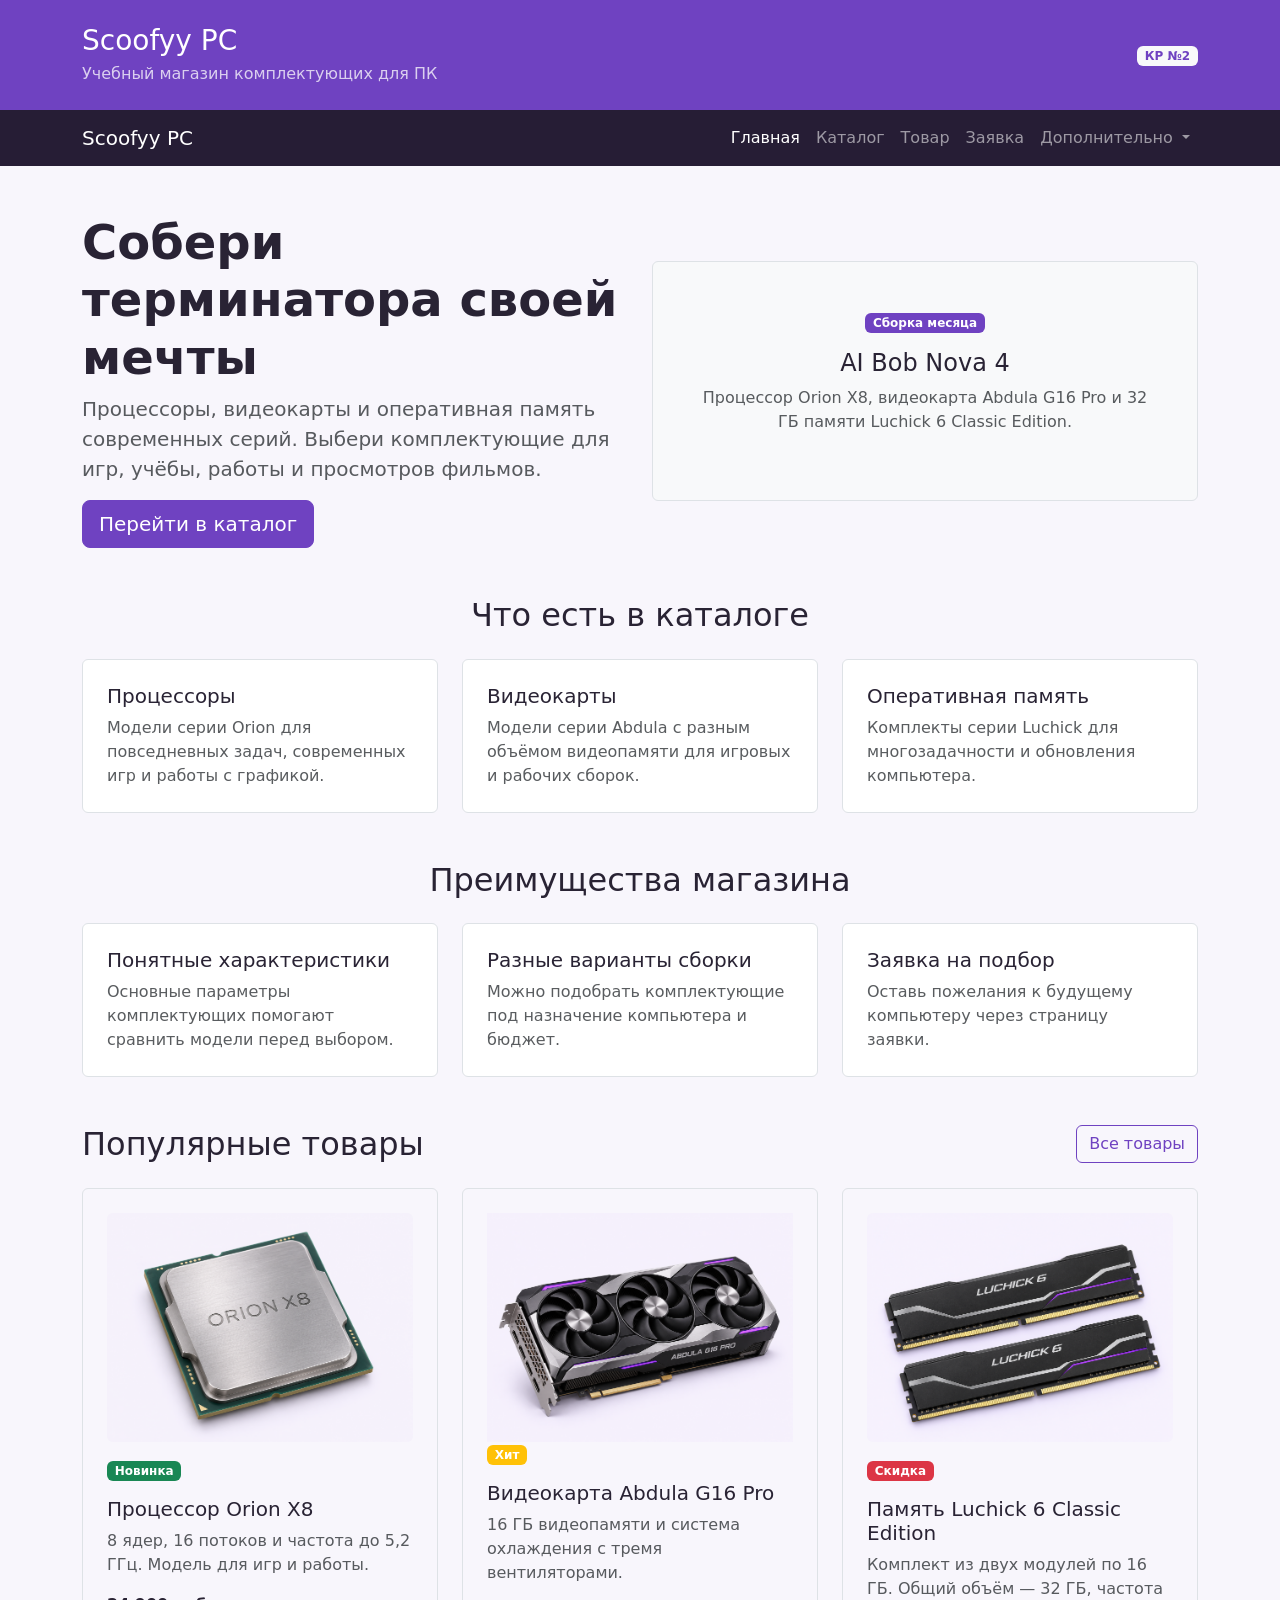
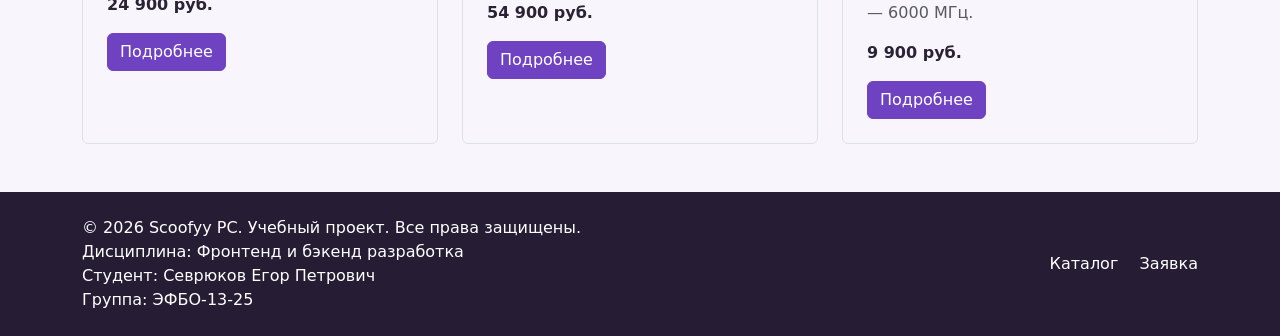
<file: index.html>
<!DOCTYPE html>
<html lang="ru">
<head>
    <meta charset="UTF-8">
    <meta name="viewport" content="width=device-width, initial-scale=1.0">
    <meta name="description" content="Scoofyy PC — учебный магазин вымышленных комплектующих для компьютера.">

    <title>Главная — Scoofyy PC</title>

    <link href="https://cdn.jsdelivr.net/npm/bootstrap@5.3.8/dist/css/bootstrap.min.css" rel="stylesheet">
    <link rel="stylesheet" href="css/custom.css">
</head>

<body>
    <header class="bg-primary text-white py-4">
        <div class="container">
            <div class="row align-items-center">
                <div class="col-12 col-md-8">
                    <h1 class="h3 mb-1">Scoofyy PC</h1>
                    <p class="mb-0 opacity-75">
                        Учебный магазин комплектующих для ПК
                    </p>
                </div>

                <div class="col-12 col-md-4 text-md-end mt-3 mt-md-0">
                    <span class="badge bg-light text-primary">КР №2</span>
                </div>
            </div>
        </div>
    </header>

    <nav
        class="navbar navbar-expand-lg navbar-dark bg-dark"
        aria-label="Основная навигация"
    >
        <div class="container">
            <a class="navbar-brand" href="index.html">Scoofyy PC</a>

            <button
                class="navbar-toggler"
                type="button"
                data-bs-toggle="collapse"
                data-bs-target="#mainNavbar"
                aria-controls="mainNavbar"
                aria-expanded="false"
                aria-label="Переключить навигацию"
            >
                <span class="navbar-toggler-icon"></span>
            </button>

            <div class="collapse navbar-collapse" id="mainNavbar">
                <ul class="navbar-nav ms-auto">
                    <li class="nav-item">
                        <a
                            class="nav-link active"
                            aria-current="page"
                            href="index.html"
                        >
                            Главная
                        </a>
                    </li>

                    <li class="nav-item">
                        <a class="nav-link" href="catalog.html">Каталог</a>
                    </li>

                    <li class="nav-item">
                        <a class="nav-link" href="product.html" data-last-product>Товар</a>
                    </li>

                    <li class="nav-item">
                        <a class="nav-link" href="order.html">Заявка</a>
                    </li>

                    <li class="nav-item dropdown">
                        <button
                            class="nav-link dropdown-toggle"
                            type="button"
                            data-bs-toggle="dropdown"
                            aria-expanded="false"
                        >
                            Дополнительно
                        </button>

                        <ul class="dropdown-menu">
                            <li>
                                <a class="dropdown-item" href="catalog.html">
                                    Все товары
                                </a>
                            </li>
                            <li>
                                <a class="dropdown-item" href="order.html">
                                    Оформить заявку
                                </a>
                            </li>
                            <li>
                                <a class="dropdown-item" href="index.html#popular">
                                    Популярные товары
                                </a>
                            </li>
                        </ul>
                    </li>
                </ul>
            </div>
        </div>
    </nav>

    <main>
        <section class="container my-5">
            <div class="row align-items-center g-4">
                <div class="col-12 col-lg-6">
                    <h2 class="display-5 fw-bold">
                        Собери терминатора своей мечты
                    </h2>

                    <p class="lead text-muted">
                        Процессоры, видеокарты и оперативная память
                        современных серий. Выбери комплектующие
                        для игр, учёбы, работы и просмотров фильмов.
                    </p>

                    <a class="btn btn-primary btn-lg" href="catalog.html">
                        Перейти в каталог
                    </a>
                </div>

                <div class="col-12 col-lg-6">
                    <div class="placeholder-box p-5 bg-light border rounded text-center">
                        <span class="badge bg-primary mb-3">
                            Сборка месяца
                        </span>

                        <h3 class="h4">AI Bob Nova 4</h3>

                        <p class="text-muted">
                            Процессор Orion X8, видеокарта Abdula G16 Pro
                            и 32 ГБ памяти Luchick 6 Classic Edition.
                        </p>

                    </div>
                </div>
            </div>
        </section>

        <section class="container my-5">
            <h2 class="text-center mb-4">
                Что есть в каталоге
            </h2>

            <div class="row g-4">
                <div class="col-12 col-md-4">
                    <div class="p-4 border rounded h-100 bg-white">
                        <h3 class="h5">Процессоры</h3>

                        <p class="mb-0 text-muted">
                            Модели серии Orion для повседневных задач,
                            современных игр и работы с графикой.
                        </p>
                    </div>
                </div>

                <div class="col-12 col-md-4">
                    <div class="p-4 border rounded h-100 bg-white">
                        <h3 class="h5">Видеокарты</h3>

                        <p class="mb-0 text-muted">
                            Модели серии Abdula с разным объёмом
                            видеопамяти для игровых и рабочих сборок.
                        </p>
                    </div>
                </div>

                <div class="col-12 col-md-4">
                    <div class="p-4 border rounded h-100 bg-white">
                        <h3 class="h5">Оперативная память</h3>

                        <p class="mb-0 text-muted">
                            Комплекты серии Luchick для многозадачности
                            и обновления компьютера.
                        </p>
                    </div>
                </div>
            </div>
        </section>

        <section class="container my-5">
            <h2 class="text-center mb-4">
                Преимущества магазина
            </h2>

            <div class="row g-4">
                <div class="col-12 col-md-4">
                    <div class="p-4 border rounded h-100 bg-white">
                        <h3 class="h5">Понятные характеристики</h3>

                        <p class="mb-0 text-muted">
                            Основные параметры комплектующих
                            помогают сравнить модели перед выбором.
                        </p>
                    </div>
                </div>

                <div class="col-12 col-md-4">
                    <div class="p-4 border rounded h-100 bg-white">
                        <h3 class="h5">Разные варианты сборки</h3>

                        <p class="mb-0 text-muted">
                            Можно подобрать комплектующие
                            под назначение компьютера и бюджет.
                        </p>
                    </div>
                </div>

                <div class="col-12 col-md-4">
                    <div class="p-4 border rounded h-100 bg-white">
                        <h3 class="h5">Заявка на подбор</h3>

                        <p class="mb-0 text-muted">
                            Оставь пожелания к будущему компьютеру
                            через страницу заявки.
                        </p>
                    </div>
                </div>
            </div>
        </section>

        <section class="container my-5" id="popular">
            <div class="d-flex flex-wrap justify-content-between align-items-center gap-3 mb-4">
                <h2 class="mb-0">Популярные товары</h2>

                <a class="btn btn-outline-primary" href="catalog.html">
                    Все товары
                </a>
            </div>

            <div class="row g-4">
                <div class="col-12 col-md-6 col-lg-4">
                    <div class="border rounded h-100 p-4">
                        <img
                            class="product-image rounded mb-3"
                            src="images/orion-x8-processor.png"
                            alt="Процессор Orion X8"
                            loading="lazy"
                        >
                        <span class="badge bg-success mb-3">
                            Новинка
                        </span>

                        <h3 class="h5">Процессор Orion X8</h3>

                        <p class="text-muted">
                            8 ядер, 16 потоков и частота до 5,2 ГГц.
                            Модель для игр и работы.
                        </p>

                        <p class="fw-bold mb-3">
                            24 900 руб.
                        </p>

                        <a class="btn btn-primary" href="product.html">
                            Подробнее
                        </a>
                    </div>
                </div>

                <div class="col-12 col-md-6 col-lg-4">
                    <div class="border rounded h-100 p-4">
                        <img
                            class="card-img-top product-image"
                            src="images/abdula-g16-pro-graphics-card.png"
                            alt="Видеокарта Abdula G16 Pro с тремя вентиляторами"
                            loading="lazy"
                        >
                        <span class="badge bg-warning text-white mb-3">Хит</span>

                        <h3 class="h5">Видеокарта Abdula G16 Pro</h3>

                        <p class="text-muted">
                            16 ГБ видеопамяти и система охлаждения
                            с тремя вентиляторами.
                        </p>

                        <p class="fw-bold mb-3"> 54 900 руб.</p>

                        <a class="btn btn-primary" href="product-abdula.html">Подробнее</a>
                    </div>
                </div>

                <div class="col-12 col-md-6 col-lg-4">
                    <div class="border rounded h-100 p-4">
                        <img
                            class="product-image rounded mb-3"
                            src="images/luchick-6-ram.png" 
                            alt="Два модуля оперативной памяти Luchick 6 Classic Edition"
                            loading="lazy"
                        >
                        <span class="badge bg-danger mb-3">
                            Скидка
                        </span>

                        <h3 class="h5">Память Luchick 6 Classic Edition</h3>

                        <p class="text-muted">
                            Комплект из двух модулей по 16 ГБ.
                            Общий объём — 32 ГБ, частота — 6000 МГц.
                        </p>

                        <p class="fw-bold mb-3">
                            9 900 руб.
                        </p>

                        <a class="btn btn-primary" href="product-luchick.html">
                            Подробнее
                        </a>
                    </div>
                </div>
            </div>
        </section>
    </main>

    <footer class="bg-dark text-white py-4 mt-5">
        <div class="container">
            <div class="row align-items-center g-3">
                <div class="col-12 col-md-6">
                    <p class="mb-0"> &copy; 2026 Scoofyy PC. Учебный проект. Все права защищены.</p>
                    <p class="mb-0">Дисциплина: Фронтенд и бэкенд разработка</p>
                    <p class="mb-0">Студент: Севрюков Егор Петрович</p>
                    <p class="mb-0">Группа: ЭФБО-13-25</p>
                </div>

                <div class="col-12 col-md-6 text-md-end">
                    <a class="text-white text-decoration-none me-3" href="catalog.html"> Каталог</a>

                    <a class="text-white text-decoration-none" href="order.html">
                        Заявка
                    </a>
                </div>
            </div>
        </div>
    </footer>

    <script src="https://cdn.jsdelivr.net/npm/bootstrap@5.3.8/dist/js/bootstrap.bundle.min.js"></script>
    <script src="js/last-product.js"></script>
</body>
</html>
</file>
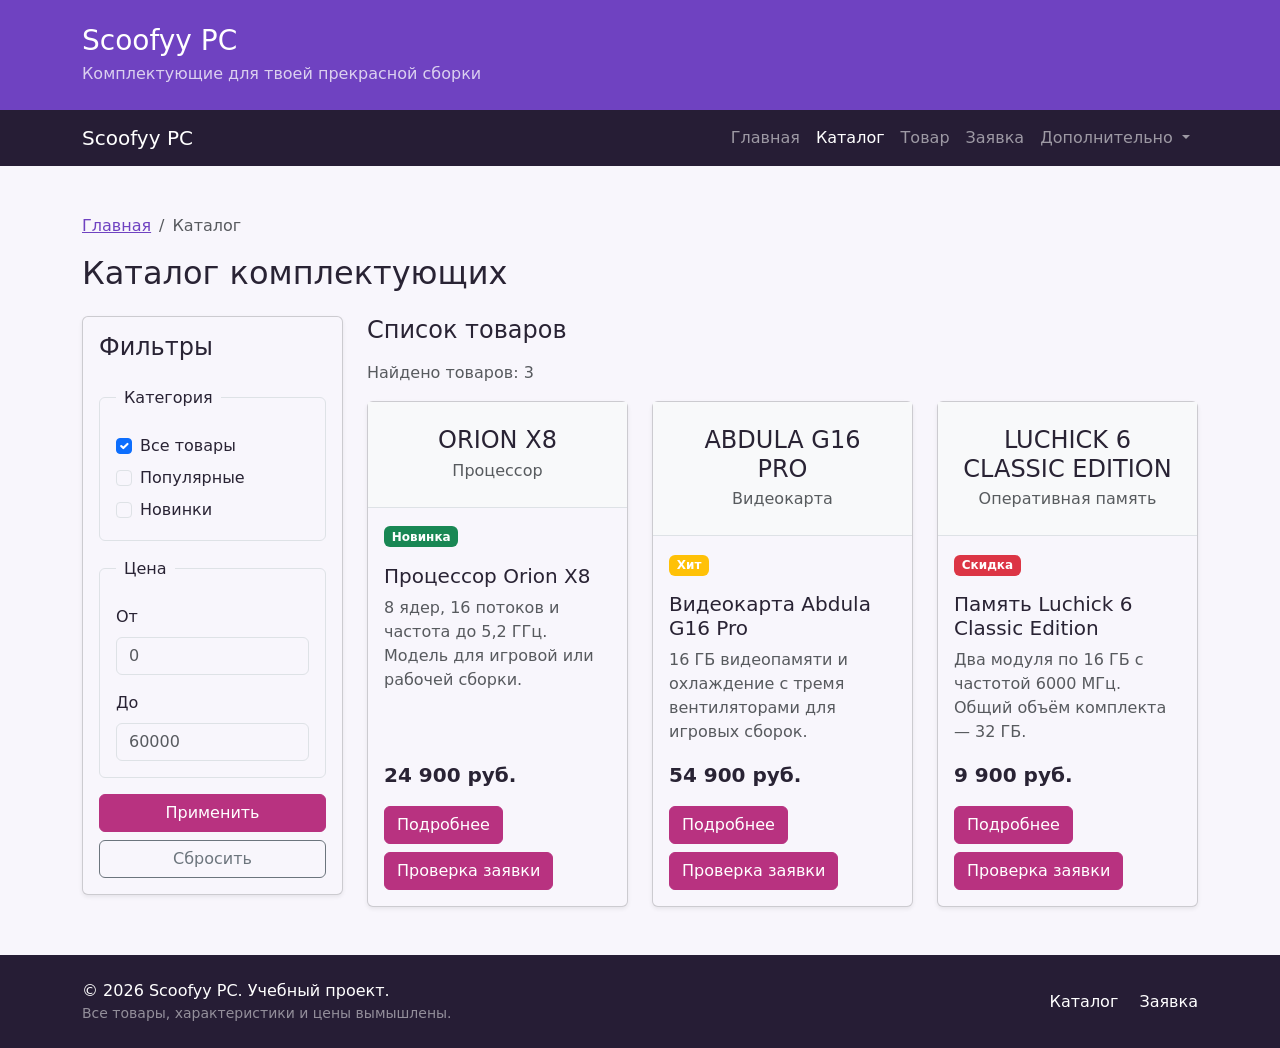
<file: catalog.html>
<!DOCTYPE html>
<html lang="ru">
<head>
    <meta charset="UTF-8">
    <meta name="viewport" content="width=device-width, initial-scale=1.0">

    <title>Каталог — Scoofyy PC</title>

    <link href="https://cdn.jsdelivr.net/npm/bootstrap@5.3.8/dist/css/bootstrap.min.css" rel="stylesheet">
    <link rel="stylesheet" href="css/custom.css">
</head>

<body>
    <header class="bg-primary text-white py-4">
        <div class="container">
            <p class="h3 mb-1">Scoofyy PC</p>
            <p class="mb-0 opacity-75">
                Комплектующие для твоей прекрасной сборки
            </p>
        </div>
    </header>

    <nav
        class="navbar navbar-expand-lg navbar-dark bg-dark"
        aria-label="Основная навигация"
    >
        <div class="container">
            <a class="navbar-brand" href="index.html">Scoofyy PC</a>

            <button
                class="navbar-toggler"
                type="button"
                data-bs-toggle="collapse"
                data-bs-target="#mainNavbar"
                aria-controls="mainNavbar"
                aria-expanded="false"
                aria-label="Переключить навигацию"
            >
                <span class="navbar-toggler-icon"></span>
            </button>

            <div class="collapse navbar-collapse" id="mainNavbar">
                <ul class="navbar-nav ms-auto">
                    <li class="nav-item">
                        <a class="nav-link" href="index.html">Главная</a>
                    </li>

                    <li class="nav-item">
                        <a
                            class="nav-link active"
                            aria-current="page"
                            href="catalog.html"
                        >
                            Каталог
                        </a>
                    </li>

                    <li class="nav-item">
                        <a class="nav-link" href="product.html" data-last-product>Товар</a>
                    </li>

                    <li class="nav-item">
                        <a class="nav-link" href="order.html">Заявка</a>
                    </li>

                    <li class="nav-item dropdown">
                        <button
                            class="nav-link dropdown-toggle"
                            type="button"
                            data-bs-toggle="dropdown"
                            aria-expanded="false"
                        >
                            Дополнительно
                        </button>

                        <ul class="dropdown-menu">
                            <li>
                                <a class="dropdown-item" href="catalog.html">
                                    Все товары
                                </a>
                            </li>
                            <li>
                                <a class="dropdown-item" href="order.html">
                                    Оформить заявку
                                </a>
                            </li>
                            <li>
                                <a class="dropdown-item" href="index.html#popular">
                                    Популярные товары
                                </a>
                            </li>
                        </ul>
                    </li>
                </ul>
            </div>
        </div>
    </nav>

    <main class="container my-5">
        <nav aria-label="Хлебные крошки">
            <ol class="breadcrumb">
                <li class="breadcrumb-item">
                    <a href="index.html">Главная</a>
                </li>

                <li class="breadcrumb-item active" aria-current="page">
                    Каталог
                </li>
            </ol>
        </nav>

        <h1 class="h2 mb-4">Каталог комплектующих</h1>

        <div class="row g-4">
            <aside class="col-12 col-lg-3" aria-labelledby="filtersTitle">
                <div class="card shadow-sm">
                    <div class="card-body">
                        <h2 class="h4 mb-4" id="filtersTitle">
                            Фильтры
                        </h2>

                        <form id="filtersForm">
                            <fieldset class="border rounded p-3 mb-3">
                                <legend class="float-none w-auto fs-6 px-2">
                                    Категория
                                </legend>

                                <div class="form-check mb-2">
                                    <input
                                        class="form-check-input"
                                        id="filter-all"
                                        name="category"
                                        type="checkbox"
                                        value="all"
                                        checked
                                    >

                                    <label class="form-check-label" for="filter-all">
                                        Все товары
                                    </label>
                                </div>

                                <div class="form-check mb-2">
                                    <input
                                        class="form-check-input"
                                        id="filter-popular"
                                        name="category"
                                        type="checkbox"
                                        value="popular"
                                    >

                                    <label
                                        class="form-check-label"
                                        for="filter-popular"
                                    >
                                        Популярные
                                    </label>
                                </div>

                                <div class="form-check">
                                    <input
                                        class="form-check-input"
                                        id="filter-new"
                                        name="category"
                                        type="checkbox"
                                        value="new"
                                    >

                                    <label class="form-check-label" for="filter-new">
                                        Новинки
                                    </label>
                                </div>
                            </fieldset>

                            <fieldset class="border rounded p-3 mb-3">
                                <legend class="float-none w-auto fs-6 px-2">
                                    Цена
                                </legend>

                                <div class="mb-3">
                                    <label class="form-label" for="price-from">
                                        От
                                    </label>

                                    <input
                                        class="form-control"
                                        id="price-from"
                                        name="price-from"
                                        type="number"
                                        min="0"
                                        step="1"
                                        placeholder="0"
                                    >
                                </div>

                                <div>
                                    <label class="form-label" for="price-to">
                                        До
                                    </label>

                                    <input
                                        class="form-control"
                                        id="price-to"
                                        name="price-to"
                                        type="number"
                                        min="0"
                                        step="1"
                                        placeholder="60000"
                                    >
                                </div>
                            </fieldset>

                            <div
                                class="alert alert-danger"
                                id="filterError"
                                role="alert"
                                hidden
                            >
                                Цена «От» не должна быть больше цены «До».
                            </div>

                            <div class="d-grid gap-2">
                                <button class="btn btn-pink" type="submit">
                                    Применить
                                </button>

                                <button
                                    class="btn btn-outline-secondary"
                                    type="reset"
                                >
                                    Сбросить
                                </button>
                            </div>
                        </form>
                    </div>
                </div>
            </aside>

            <section class="col-12 col-lg-9" aria-labelledby="productsTitle">
                <h2 class="h4 mb-3" id="productsTitle">
                    Список товаров
                </h2>

                <p class="text-muted" id="productsCount" aria-live="polite">
                    Найдено товаров: 3
                </p>

                <div class="row g-4">
                    <div
                        class="col-12 col-md-6 col-xl-4"
                        data-product-card
                        data-price="24900"
                        data-categories="new"
                    >
                        <article class="card h-100 shadow-sm">
                            <div class="bg-light border-bottom p-4 text-center">
                                <p class="h4 mb-1">ORION X8</p>
                                <p class="text-muted mb-0">Процессор</p>
                            </div>

                            <div class="card-body d-flex flex-column">
                                <div class="mb-3">
                                    <span class="badge bg-success">
                                        Новинка
                                    </span>
                                </div>

                                <h3 class="card-title h5">
                                    Процессор Orion X8
                                </h3>

                                <p class="card-text text-muted">
                                    8 ядер, 16 потоков и частота до 5,2 ГГц.
                                    Модель для игровой или рабочей сборки.
                                </p>

                                <p class="fw-bold fs-5 mt-auto">
                                    24 900 руб.
                                </p>

                                <div class="d-flex flex-wrap gap-2">
                                    <a class="btn btn-pink" href="product.html">
                                        Подробнее
                                    </a>

                                    <button
                                        class="btn btn-pink"
                                        type="button"
                                        data-bs-toggle="modal"
                                        data-bs-target="#orderModal"
                                    >
                                        Проверка заявки
                                    </button>
                                </div>
                            </div>
                        </article>
                    </div>

                    <div
                        class="col-12 col-md-6 col-xl-4"
                        data-product-card
                        data-price="54900"
                        data-categories="popular"
                    >
                        <article class="card h-100 shadow-sm">
                            <div class="bg-light border-bottom p-4 text-center">
                                <p class="h4 mb-1">ABDULA G16 PRO</p>
                                <p class="text-muted mb-0">Видеокарта</p>
                            </div>

                            <div class="card-body d-flex flex-column">
                                <div class="mb-3">
                                    <span class="badge bg-warning text-white">
                                        Хит
                                    </span>
                                </div>

                                <h3 class="card-title h5">
                                    Видеокарта Abdula G16 Pro
                                </h3>

                                <p class="card-text text-muted">
                                    16 ГБ видеопамяти и охлаждение с тремя
                                    вентиляторами для игровых сборок.
                                </p>

                                <p class="fw-bold fs-5 mt-auto">
                                    54 900 руб.
                                </p>

                                <div class="d-flex flex-wrap gap-2">
                                    <a
                                        class="btn btn-pink"
                                        href="product-abdula.html"
                                    >
                                        Подробнее
                                    </a>

                                    <button
                                        class="btn btn-pink"
                                        type="button"
                                        data-bs-toggle="modal"
                                        data-bs-target="#orderModal"
                                    >
                                        Проверка заявки
                                    </button>
                                </div>
                            </div>
                        </article>
                    </div>

                    <div
                        class="col-12 col-md-6 col-xl-4"
                        data-product-card
                        data-price="9900"
                        data-categories="discount"
                    >
                        <article class="card h-100 shadow-sm">
                            <div class="bg-light border-bottom p-4 text-center">
                                <p class="h4 mb-1">
                                    LUCHICK 6 CLASSIC EDITION
                                </p>
                                <p class="text-muted mb-0">Оперативная память</p>
                            </div>

                            <div class="card-body d-flex flex-column">
                                <div class="mb-3">
                                    <span class="badge bg-danger">
                                        Скидка
                                    </span>
                                </div>

                                <h3 class="card-title h5">
                                    Память Luchick 6 Classic Edition
                                </h3>

                                <p class="card-text text-muted">
                                    Два модуля по 16 ГБ с частотой 6000 МГц.
                                    Общий объём комплекта — 32 ГБ.
                                </p>

                                <p class="fw-bold fs-5 mt-auto">
                                    9 900 руб.
                                </p>

                                <div class="d-flex flex-wrap gap-2">
                                    <a
                                        class="btn btn-pink"
                                        href="product-luchick.html"
                                    >
                                        Подробнее
                                    </a>

                                    <button
                                        class="btn btn-pink"
                                        type="button"
                                        data-bs-toggle="modal"
                                        data-bs-target="#orderModal"
                                    >
                                        Проверка заявки
                                    </button>
                                </div>
                            </div>
                        </article>
                    </div>
                </div>

                <div
                    class="alert alert-info mt-3"
                    id="emptyResults"
                    role="status"
                    hidden
                >
                    По выбранным параметрам товары не найдены.
                    Измени фильтры или нажми «Сбросить».
                </div>
            </section>
        </div>
    </main>

    <footer class="bg-dark text-white py-4 mt-5">
        <div class="container">
            <div class="row align-items-center g-3">
                <div class="col-12 col-md-8">
                    <p class="mb-0">
                        &copy; 2026 Scoofyy PC. Учебный проект.
                    </p>
                    <p class="small mb-0 text-white-50">
                        Все товары, характеристики и цены вымышлены.
                    </p>
                </div>

                <div class="col-12 col-md-4 text-md-end">
                    <a
                        class="text-white text-decoration-none me-3"
                        href="catalog.html"
                    >
                        Каталог
                    </a>
                    <a class="text-white text-decoration-none" href="order.html">
                        Заявка
                    </a>
                </div>
            </div>
        </div>
    </footer>

    <div
        class="modal fade"
        id="orderModal"
        tabindex="-1"
        aria-labelledby="orderModalLabel"
        aria-hidden="true"
    >
        <div class="modal-dialog modal-dialog-centered modal-dialog-scrollable">
            <div class="modal-content">
                <div class="modal-header">
                    <h2 class="modal-title h5" id="orderModalLabel">
                        Проверка заявки
                    </h2>

                    <button
                        class="btn-close"
                        type="button"
                        data-bs-dismiss="modal"
                        aria-label="Закрыть"
                    ></button>
                </div>

                <div class="modal-body">
                    <p class="text-muted">
                        Заполни поля и нажми «Проверить данные».
                        Форма проверяет заполнение, но не отправляет заявку.
                        Поля со звёздочкой обязательны.
                    </p>

                    <form
                        id="quickOrderForm"
                        onsubmit="event.preventDefault(); document.getElementById('quickOrderMessage').hidden = false;"
                        oninput="document.getElementById('quickOrderMessage').hidden = true;"
                        onreset="document.getElementById('quickOrderMessage').hidden = true;"
                    >
                        <div class="mb-3">
                            <label class="form-label" for="modal-name">
                                Имя и фамилия *
                            </label>

                            <input
                                class="form-control"
                                id="modal-name"
                                name="name"
                                type="text"
                                minlength="3"
                                autocomplete="name"
                                placeholder="Иван Иванов"
                                pattern="\s*\S+(\s+\S+)+\s*"
                                title="Введите имя и фамилию через пробел"
                                required
                            >
                        </div>

                        <div class="mb-3">
                            <label class="form-label" for="modal-phone">
                                Телефон *
                            </label>

                            <div class="input-group">
                                <span class="input-group-text">+7</span>

                                <input
                                    class="form-control"
                                    id="modal-phone"
                                    name="phone"
                                    type="tel"
                                    inputmode="numeric"
                                    placeholder="9001234567"
                                    pattern="[0-9]{10}"
                                    aria-describedby="modalPhoneHelp"
                                    required
                                >
                            </div>

                            <div class="form-text" id="modalPhoneHelp">
                                10 цифр после +7, без пробелов и скобок.
                            </div>
                        </div>

                        <div class="mb-3">
                            <label class="form-label" for="modal-product">
                                Товар *
                            </label>

                            <select
                                class="form-select"
                                id="modal-product"
                                name="product"
                                required
                            >
                                <option value="">Выберите товар</option>
                                <option value="orion-x8">
                                    Процессор Orion X8
                                </option>
                                <option value="abdula-g16-pro">
                                    Видеокарта Abdula G16 Pro
                                </option>
                                <option value="luchick-6-classic-edition">
                                    Память Luchick 6 Classic Edition
                                </option>
                            </select>
                        </div>

                        <div class="form-check mb-3">
                            <input
                                class="form-check-input"
                                id="modal-agree"
                                name="agreement"
                                type="checkbox"
                                required
                            >

                            <label class="form-check-label" for="modal-agree">
                                Согласен на обработку данных *
                            </label>
                        </div>

                        <div
                            class="alert alert-success mb-0"
                            id="quickOrderMessage"
                            role="alert"
                            hidden
                        >
                            Проверка пройдена успешно: поля заполнены корректно.
                        </div>
                    </form>
                </div>

                <div class="modal-footer">
                    <button
                        class="btn btn-secondary"
                        type="button"
                        data-bs-dismiss="modal"
                    >
                        Закрыть
                    </button>

                    <button
                        class="btn btn-pink"
                        type="submit"
                        form="quickOrderForm"
                    >
                        Проверить данные
                    </button>
                </div>
            </div>
        </div>
    </div>

    <script src="https://cdn.jsdelivr.net/npm/bootstrap@5.3.8/dist/js/bootstrap.bundle.min.js"></script>
    <script src="js/catalog.js"></script>
    <script src="js/last-product.js"></script>
</body>
</html>
</file>
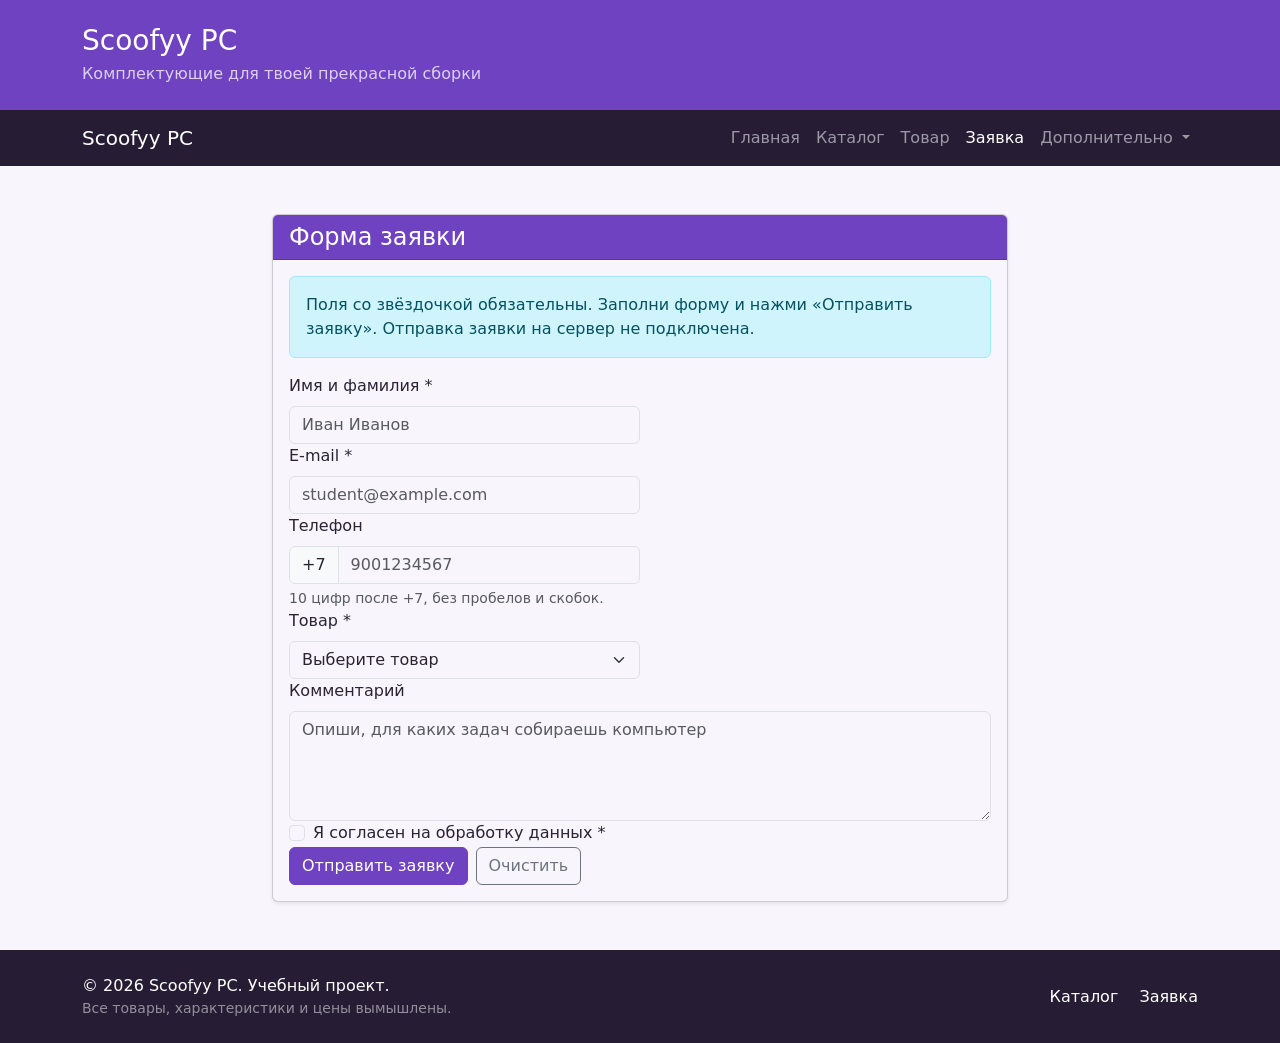
<file: order.html>
<!DOCTYPE html>
<html lang="ru">
<head>
    <meta charset="UTF-8">
    <meta name="viewport" content="width=device-width, initial-scale=1.0">

    <title>Заявка — Scoofyy PC</title>

    <link href="https://cdn.jsdelivr.net/npm/bootstrap@5.3.8/dist/css/bootstrap.min.css" rel="stylesheet">
    <link rel="stylesheet" href="css/custom.css">
</head>

<body>
    <header class="bg-primary text-white py-4">
        <div class="container">
            <p class="h3 mb-1">Scoofyy PC</p>
            <p class="mb-0 opacity-75">
                Комплектующие для твоей прекрасной сборки
            </p>
        </div>
    </header>

    <nav class="navbar navbar-expand-lg navbar-dark bg-dark" aria-label="Основная навигация">
        <div class="container">
            <a class="navbar-brand" href="index.html">Scoofyy PC</a>

            <button
                class="navbar-toggler"
                type="button"
                data-bs-toggle="collapse"
                data-bs-target="#mainNavbar"
                aria-controls="mainNavbar"
                aria-expanded="false"
                aria-label="Переключить навигацию"
            >
                <span class="navbar-toggler-icon"></span>
            </button>

            <div class="collapse navbar-collapse" id="mainNavbar">
                <ul class="navbar-nav ms-auto">
                    <li class="nav-item">
                        <a class="nav-link" href="index.html">Главная</a>
                    </li>

                    <li class="nav-item">
                        <a class="nav-link" href="catalog.html">Каталог</a>
                    </li>

                    <li class="nav-item">
                        <a class="nav-link" href="product.html" data-last-product>Товар</a>
                    </li>

                    <li class="nav-item">
                        <a class="nav-link active" aria-current="page" href="order.html">
                            Заявка
                        </a>
                    </li>

                    <li class="nav-item dropdown">
                        <button
                            class="nav-link dropdown-toggle"
                            type="button"
                            data-bs-toggle="dropdown"
                            aria-expanded="false"
                        >
                            Дополнительно
                        </button>

                        <ul class="dropdown-menu">
                            <li>
                                <a class="dropdown-item" href="catalog.html">
                                    Все товары
                                </a>
                            </li>
                            <li>
                                <a class="dropdown-item" href="order.html">
                                    Оформить заявку
                                </a>
                            </li>
                            <li>
                                <a class="dropdown-item" href="index.html#popular">
                                    Популярные товары
                                </a>
                            </li>
                        </ul>
                    </li>
                </ul>
            </div>
        </div>
    </nav>

    <main class="container my-5">
        <div class="row justify-content-center">
            <div class="col-12 col-lg-8">
                <div class="card shadow-sm">
                    <div class="card-header bg-primary text-white">
                        <h1 class="h4 mb-0">Форма заявки</h1>
                    </div>

                    <div class="card-body">
                        <div class="alert alert-info" role="alert">
                            Поля со звёздочкой обязательны.
                            Заполни форму и нажми «Отправить заявку».
                            Отправка заявки на сервер не подключена.
                        </div>

                        <form
                            onsubmit="event.preventDefault(); document.getElementById('orderDemoMessage').hidden = false;"
                            oninput="document.getElementById('orderDemoMessage').hidden = true;"
                            onreset="document.getElementById('orderDemoMessage').hidden = true;"
                        >
                            <div class="col-12 col-md-6">
                                <label class="form-label" for="order-name">
                                    Имя и фамилия *
                                </label>

                                <input
                                    class="form-control"
                                    id="order-name"
                                    name="name"
                                    type="text"
                                    minlength="3"
                                    autocomplete="name"
                                    placeholder="Иван Иванов"
                                    pattern="\s*\S+(\s+\S+)+\s*"
                                    title="Введите имя и фамилию через пробел"
                                    required
                                >
                            </div>

                                <div class="col-12 col-md-6">
                                    <label class="form-label" for="order-email">
                                        E-mail *
                                    </label>

                                    <input
                                        class="form-control"
                                        id="order-email"
                                        name="email"
                                        type="email"
                                        autocomplete="email"
                                        placeholder="student@example.com"
                                        required
                                    >
                                </div>

                                <div class="col-12 col-md-6">
                                    <label class="form-label" for="order-phone">
                                        Телефон
                                    </label>

                                    <div class="input-group">
                                        <span class="input-group-text">+7</span>

                                        <input
                                            class="form-control"
                                            id="order-phone"
                                            name="phone"
                                            type="tel"
                                            inputmode="numeric"
                                            placeholder="9001234567"
                                            pattern="[0-9]{10}"
                                            aria-describedby="phoneHelp"
                                        >
                                    </div>

                                    <div class="form-text" id="phoneHelp">
                                        10 цифр после +7, без пробелов и скобок.
                                    </div>
                                </div>

                                <div class="col-12 col-md-6">
                                    <label class="form-label" for="order-product">
                                        Товар *
                                    </label>

                                    <select
                                        class="form-select"
                                        id="order-product"
                                        name="product"
                                        required
                                    >
                                        <option value="">Выберите товар</option>
                                        <option value="orion-x8">
                                            Процессор Orion X8
                                        </option>
                                        <option value="abdula-g16-pro">
                                            Видеокарта Abdula G16 Pro
                                        </option>
                                        <option value="luchick-6-classic-edition">
                                            Память Luchick 6 Classic Edition
                                        </option>
                                    </select>
                                </div>

                                <div class="col-12">
                                    <label class="form-label" for="order-comment">
                                        Комментарий
                                    </label>

                                    <textarea
                                        class="form-control"
                                        id="order-comment"
                                        name="comment"
                                        rows="4"
                                        placeholder="Опиши, для каких задач собираешь компьютер"
                                    ></textarea>
                                </div>

                                <div class="col-12">
                                    <div class="form-check">
                                        <input
                                            class="form-check-input"
                                            id="order-agree"
                                            name="agreement"
                                            type="checkbox"
                                            required
                                        >

                                        <label class="form-check-label" for="order-agree">
                                            Я согласен на обработку данных *
                                        </label>
                                    </div>
                                </div>

                                <div class="col-12 d-flex flex-wrap gap-2">
                                    <button class="btn btn-primary" type="submit">
                                        Отправить заявку
                                    </button>

                                    <button
                                        class="btn btn-outline-secondary"
                                        type="reset"
                                    >
                                        Очистить
                                    </button>
                                </div>
                            </div>
                        </form>

                        <div
                            class="alert alert-success mt-4 mb-0"
                            id="orderDemoMessage"
                            role="alert"
                            hidden
                        >
                            Заявка успешно отправлена!
                        </div>
                    </div>
                </div>
            </div>
        </div>
    </main>

    <footer class="bg-dark text-white py-4 mt-5">
        <div class="container">
            <div class="row align-items-center g-3">
                <div class="col-12 col-md-8">
                    <p class="mb-0">
                        &copy; 2026 Scoofyy PC. Учебный проект.
                    </p>
                    <p class="small mb-0 text-white-50">
                        Все товары, характеристики и цены вымышлены.
                    </p>
                </div>

                <div class="col-12 col-md-4 text-md-end">
                    <a
                        class="text-white text-decoration-none me-3"
                        href="catalog.html"
                    >
                        Каталог
                    </a>
                    <a class="text-white text-decoration-none" href="order.html">
                        Заявка
                    </a>
                </div>
            </div>
        </div>
    </footer>
    <script src="https://cdn.jsdelivr.net/npm/bootstrap@5.3.8/dist/js/bootstrap.bundle.min.js"></script>
    <script src="js/last-product.js"></script>
</body>
</html>
</file>
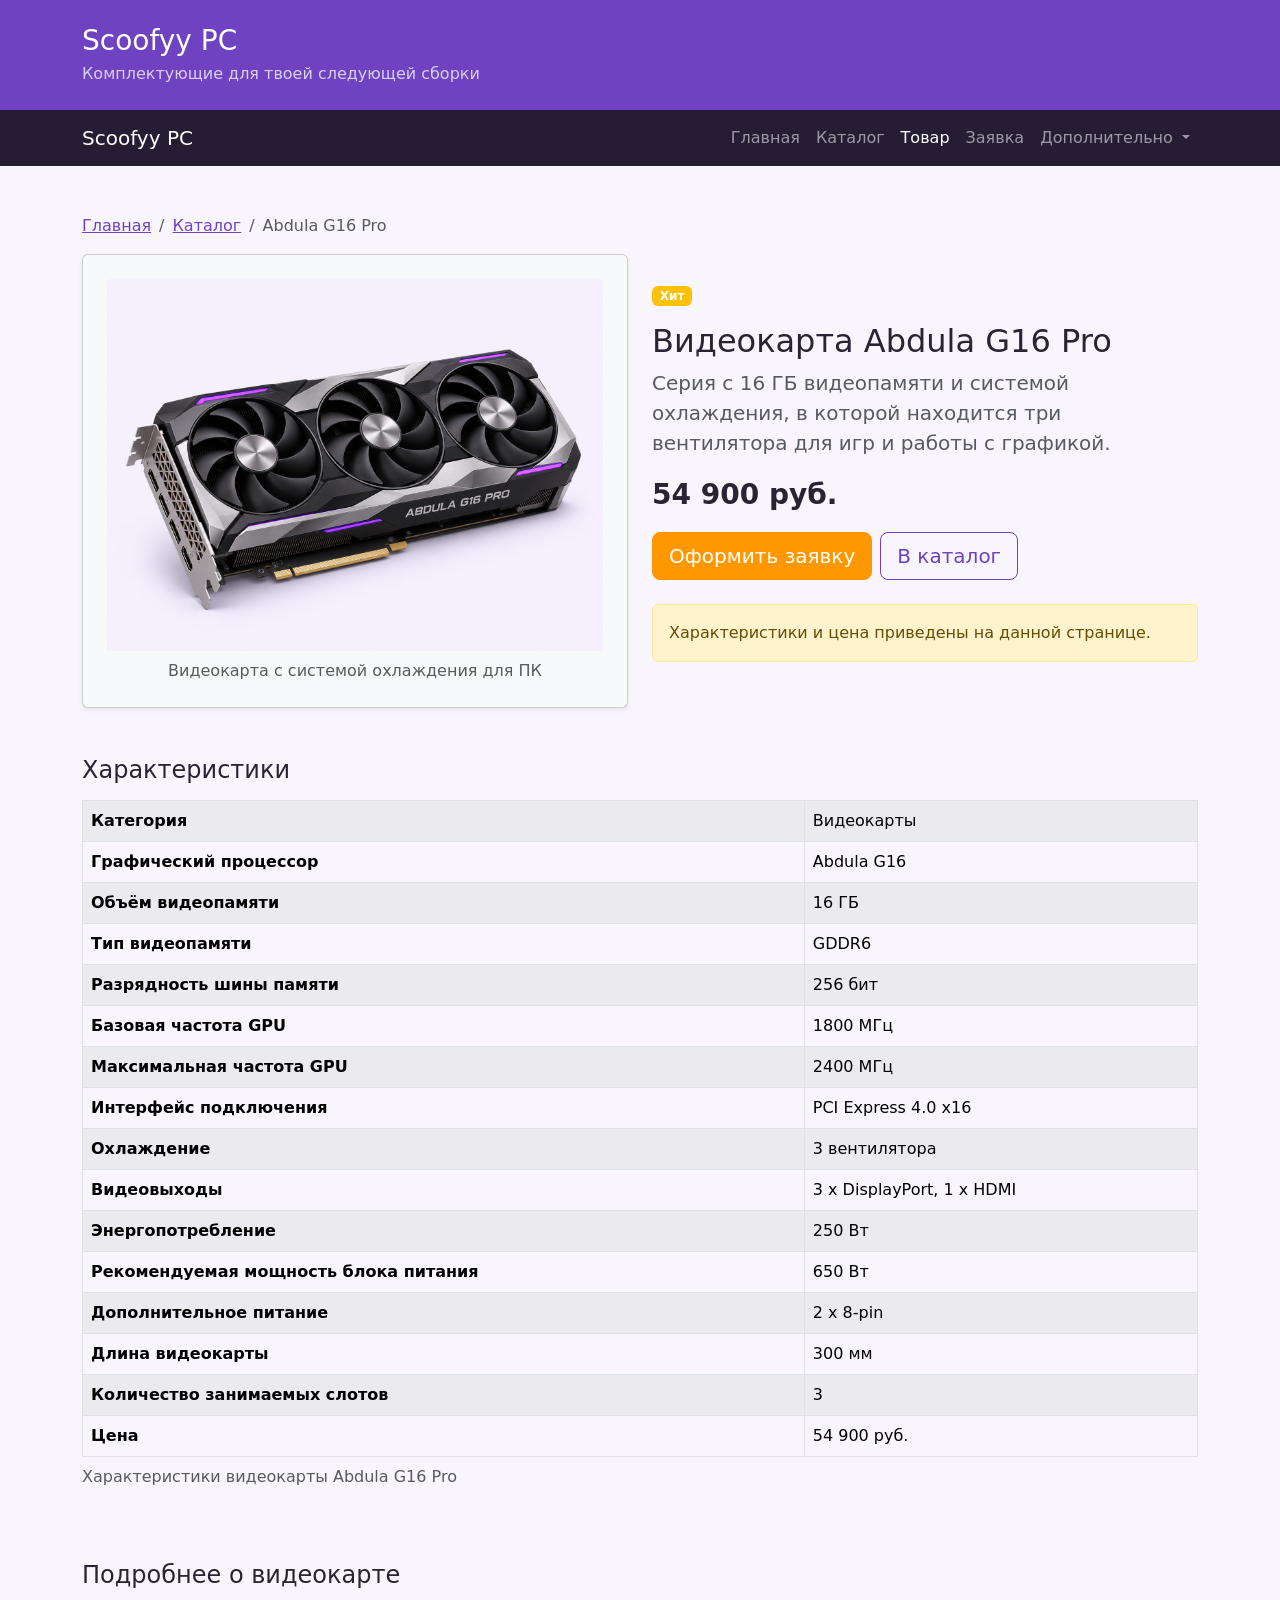
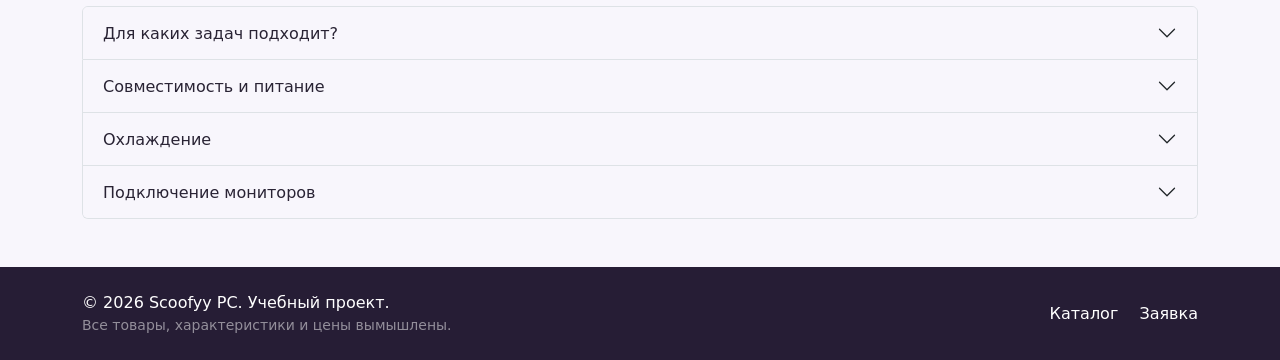
<file: product-abdula.html>
<!DOCTYPE html>
<html lang="ru">
<head>
    <meta charset="UTF-8">
    <meta name="viewport" content="width=device-width, initial-scale=1.0">

    <title>Abdula G16 Pro — Scoofyy PC</title>

    <link href="https://cdn.jsdelivr.net/npm/bootstrap@5.3.8/dist/css/bootstrap.min.css" rel="stylesheet">
    <link rel="stylesheet" href="css/custom.css">
</head>

<body>
    <header class="bg-primary text-white py-4">
        <div class="container">
            <p class="h3 mb-1">Scoofyy PC</p>
            <p class="mb-0 opacity-75">
                Комплектующие для твоей следующей сборки
            </p>
        </div>
    </header>

    <nav
        class="navbar navbar-expand-lg navbar-dark bg-dark"
        aria-label="Основная навигация"
    >
        <div class="container">
            <a class="navbar-brand" href="index.html">Scoofyy PC</a>

            <button
                class="navbar-toggler"
                type="button"
                data-bs-toggle="collapse"
                data-bs-target="#mainNavbar"
                aria-controls="mainNavbar"
                aria-expanded="false"
                aria-label="Переключить навигацию"
            >
                <span class="navbar-toggler-icon"></span>
            </button>

            <div class="collapse navbar-collapse" id="mainNavbar">
                <ul class="navbar-nav ms-auto">
                    <li class="nav-item">
                        <a class="nav-link" href="index.html">
                            Главная
                        </a>
                    </li>

                    <li class="nav-item">
                        <a class="nav-link" href="catalog.html">
                            Каталог
                        </a>
                    </li>

                    <li class="nav-item">
                        <a
                            class="nav-link active"
                            aria-current="page"
                            data-last-product
                            href="product-abdula.html"
                        >
                            Товар
                        </a>
                    </li>

                    <li class="nav-item">
                        <a class="nav-link" href="order.html">
                            Заявка
                        </a>
                    </li>

                    <li class="nav-item dropdown">
                        <button
                            class="nav-link dropdown-toggle"
                            type="button"
                            data-bs-toggle="dropdown"
                            aria-expanded="false"
                        >
                            Дополнительно
                        </button>

                        <ul class="dropdown-menu">
                            <li>
                                <a class="dropdown-item" href="catalog.html">
                                    Все товары
                                </a>
                            </li>
                            <li>
                                <a class="dropdown-item" href="order.html">
                                    Оформить заявку
                                </a>
                            </li>
                            <li>
                                <a class="dropdown-item" href="index.html#popular">
                                    Популярные товары
                                </a>
                            </li>
                        </ul>
                    </li>
                </ul>
            </div>
        </div>
    </nav>

    <main class="container my-5">
        <nav aria-label="Хлебные крошки">
            <ol class="breadcrumb">
                <li class="breadcrumb-item">
                    <a href="index.html">Главная</a>
                </li>

                <li class="breadcrumb-item">
                    <a href="catalog.html">Каталог</a>
                </li>

                <li class="breadcrumb-item active" aria-current="page">
                    Abdula G16 Pro
                </li>
            </ol>
        </nav>

        <div class="row g-4 align-items-center">
            <div class="col-12 col-lg-6">
                <div class="card shadow-sm">
                    <div
                        class="placeholder-image bg-light rounded p-4 d-flex flex-column align-items-center justify-content-center text-center"
                    >
                        <p class="display-6 fw-bold text-primary mb-2">
                            <img
                                class="card-img-top product-image"
                                src="images/abdula-g16-pro-graphics-card.png"
                                alt="Видеокарта Abdula G16 Pro с тремя вентиляторами"
                                loading="lazy"
                            >
                        </p>

                        <p class="text-muted mb-0">
                            Видеокарта с системой охлаждения для ПК
                        </p>
                    </div>
                </div>
            </div>

            <div class="col-12 col-lg-6">
                <span class="badge bg-warning text-white mb-3">Хит</span>

                <h1 class="h2">Видеокарта Abdula G16 Pro</h1>

                <p class="lead text-muted">
                    Серия с 16 ГБ видеопамяти и системой охлаждения, в которой
                    находится три вентилятора для игр и работы с графикой. 
                </p>

                <p class="fs-3 fw-bold">54 900 руб.</p>

                <div class="d-flex flex-wrap gap-2 mb-4">
                    <a class="btn btn-orange btn-lg" href="order.html">
                        Оформить заявку
                    </a>

                    <a class="btn btn-outline-primary btn-lg" href="catalog.html">
                        В каталог
                    </a>
                </div>

                <div class="alert alert-warning" role="alert">
                    Характеристики и цена приведены на данной странице.
                </div>
            </div>
        </div>

        <section class="mt-5">
            <h2 class="h4 mb-3">Характеристики</h2>

            <div class="table-responsive">
                <table class="table table-striped table-bordered align-middle">
                    <caption>Характеристики видеокарты Abdula G16 Pro</caption>

                    <tbody>
                        <tr>
                            <th scope="row">Категория</th>
                            <td>Видеокарты</td>
                        </tr>
                        <tr>
                            <th scope="row">Графический процессор</th>
                            <td>Abdula G16</td>
                        </tr>
                        <tr>
                            <th scope="row">Объём видеопамяти</th>
                            <td>16 ГБ</td>
                        </tr>
                        <tr>
                            <th scope="row">Тип видеопамяти</th>
                            <td>GDDR6</td>
                        </tr>
                        <tr>
                            <th scope="row">Разрядность шины памяти</th>
                            <td>256 бит</td> <!-- -->
                        </tr>
                        <tr>
                            <th scope="row">Базовая частота GPU</th>
                            <td>1800 МГц</td>
                        </tr>
                        <tr>
                            <th scope="row">Максимальная частота GPU</th>
                            <td>2400 МГц</td>
                        </tr>
                        <tr>
                            <th scope="row">Интерфейс подключения</th>
                            <td>PCI Express 4.0 x16</td>
                        </tr>
                        <tr>
                            <th scope="row">Охлаждение</th>
                            <td>3 вентилятора</td>
                        </tr>
                        <tr>
                            <th scope="row">Видеовыходы</th>
                            <td>3 x DisplayPort, 1 x HDMI</td>
                        </tr>
                        <tr>
                            <th scope="row">Энергопотребление</th>
                            <td>250 Вт</td>
                        </tr>
                        <tr>
                            <th scope="row">Рекомендуемая мощность блока питания</th>
                            <td>650 Вт</td>
                        </tr>
                        <tr>
                            <th scope="row">Дополнительное питание</th>
                            <td>2 x 8-pin</td>
                        </tr>
                        <tr>
                            <th scope="row">Длина видеокарты</th>
                            <td>300 мм</td>
                        </tr>
                        <tr>
                            <th scope="row">Количество занимаемых слотов</th>
                            <td>3</td>
                        </tr>
                        <tr>
                            <th scope="row">Цена</th>
                            <td>54 900 руб.</td>
                        </tr>
                    </tbody>
                </table>
            </div>
        </section>

        <section class="mt-5">
            <h2 class="h4 mb-3">Подробнее о видеокарте</h2>

            <div class="accordion" id="graphicsAccordion">
                <div class="accordion-item">
                    <h3 class="accordion-header">
                        <button
                            class="accordion-button collapsed"
                            type="button"
                            data-bs-toggle="collapse"
                            data-bs-target="#graphicsTasks"
                            aria-expanded="false"
                            aria-controls="graphicsTasks"
                        >
                            Для каких задач подходит?
                        </button>
                    </h3>

                    <div
                        class="accordion-collapse collapse"
                        id="graphicsTasks"
                        data-bs-parent="#graphicsAccordion"
                    >
                        <div class="accordion-body">
                            Abdula G16 Pro предназначена для игровых сборок,
                            обработки графики, монтажа видео и работы
                            с трёхмерными сценами. Объём видеопамяти 16 ГБ
                            позволяет размещать текстуры, модели и другие
                            графические данные.
                        </div>
                    </div>
                </div>

                <div class="accordion-item">
                    <h3 class="accordion-header">
                        <button
                            class="accordion-button collapsed"
                            type="button"
                            data-bs-toggle="collapse"
                            data-bs-target="#graphicsCompatibility"
                            aria-expanded="false"
                            aria-controls="graphicsCompatibility"
                        >
                            Совместимость и питание
                        </button>
                    </h3>

                    <div
                        class="accordion-collapse collapse"
                        id="graphicsCompatibility"
                        data-bs-parent="#graphicsAccordion"
                    >
                        <div class="accordion-body">
                            Видеокарта подключается через слот PCI Express
                            4.0 x16. Длина составляет 300 мм, система охлаждения
                            занимает три слота. Перед установкой проверь
                            свободное пространство в корпусе. Рекомендуемая
                            мощность блока питания — 650 Вт. Для дополнительного
                            питания нужны два разъёма 8-pin.
                        </div>
                    </div>
                </div>

                <div class="accordion-item">
                    <h3 class="accordion-header">
                        <button
                            class="accordion-button collapsed"
                            type="button"
                            data-bs-toggle="collapse"
                            data-bs-target="#graphicsCooling"
                            aria-expanded="false"
                            aria-controls="graphicsCooling"
                        >
                            Охлаждение
                        </button>
                    </h3>

                    <div
                        class="accordion-collapse collapse"
                        id="graphicsCooling"
                        data-bs-parent="#graphicsAccordion"
                    >
                        <div class="accordion-body">
                            Система охлаждения оснащена тремя вентиляторами,
                            которые направляют воздух через радиатор.
                            Для отвода нагретого воздуха необходима вентиляция
                            корпуса. Не перекрывай пространство перед
                            вентиляторами видеокарты и регулярно очищай
                            систему от пыли.
                        </div>
                    </div>
                </div>

                <div class="accordion-item">
                    <h3 class="accordion-header">
                        <button
                            class="accordion-button collapsed"
                            type="button"
                            data-bs-toggle="collapse"
                            data-bs-target="#graphicsDisplays"
                            aria-expanded="false"
                            aria-controls="graphicsDisplays"
                        >
                            Подключение мониторов
                        </button>
                    </h3>

                    <div
                        class="accordion-collapse collapse"
                        id="graphicsDisplays"
                        data-bs-parent="#graphicsAccordion"
                    >
                        <div class="accordion-body">
                            На панели расположены три разъёма DisplayPort
                            и один HDMI. Выбери кабель, подходящий к разъёму
                            монитора. Подключай его к выходу видеокарты
                            на задней панели компьютера.
                        </div>
                    </div>
                </div>
            </div>
        </section>
    </main>

    <footer class="bg-dark text-white py-4 mt-5">
        <div class="container">
            <div class="row align-items-center g-3">
                <div class="col-12 col-md-8">
                    <p class="mb-0">
                        &copy; 2026 Scoofyy PC. Учебный проект.
                    </p>
                    <p class="small mb-0 text-white-50">
                        Все товары, характеристики и цены вымышлены.
                    </p>
                </div>

                <div class="col-12 col-md-4 text-md-end">
                    <a
                        class="text-white text-decoration-none me-3"
                        href="catalog.html"
                    >
                        Каталог
                    </a>
                    <a
                        class="text-white text-decoration-none"
                        href="order.html"
                    >
                        Заявка
                    </a>
                </div>
            </div>
        </div>
    </footer>

    <script src="https://cdn.jsdelivr.net/npm/bootstrap@5.3.8/dist/js/bootstrap.bundle.min.js"></script>
    <script src="js/last-product.js"></script>
</body>
</html>
</file>
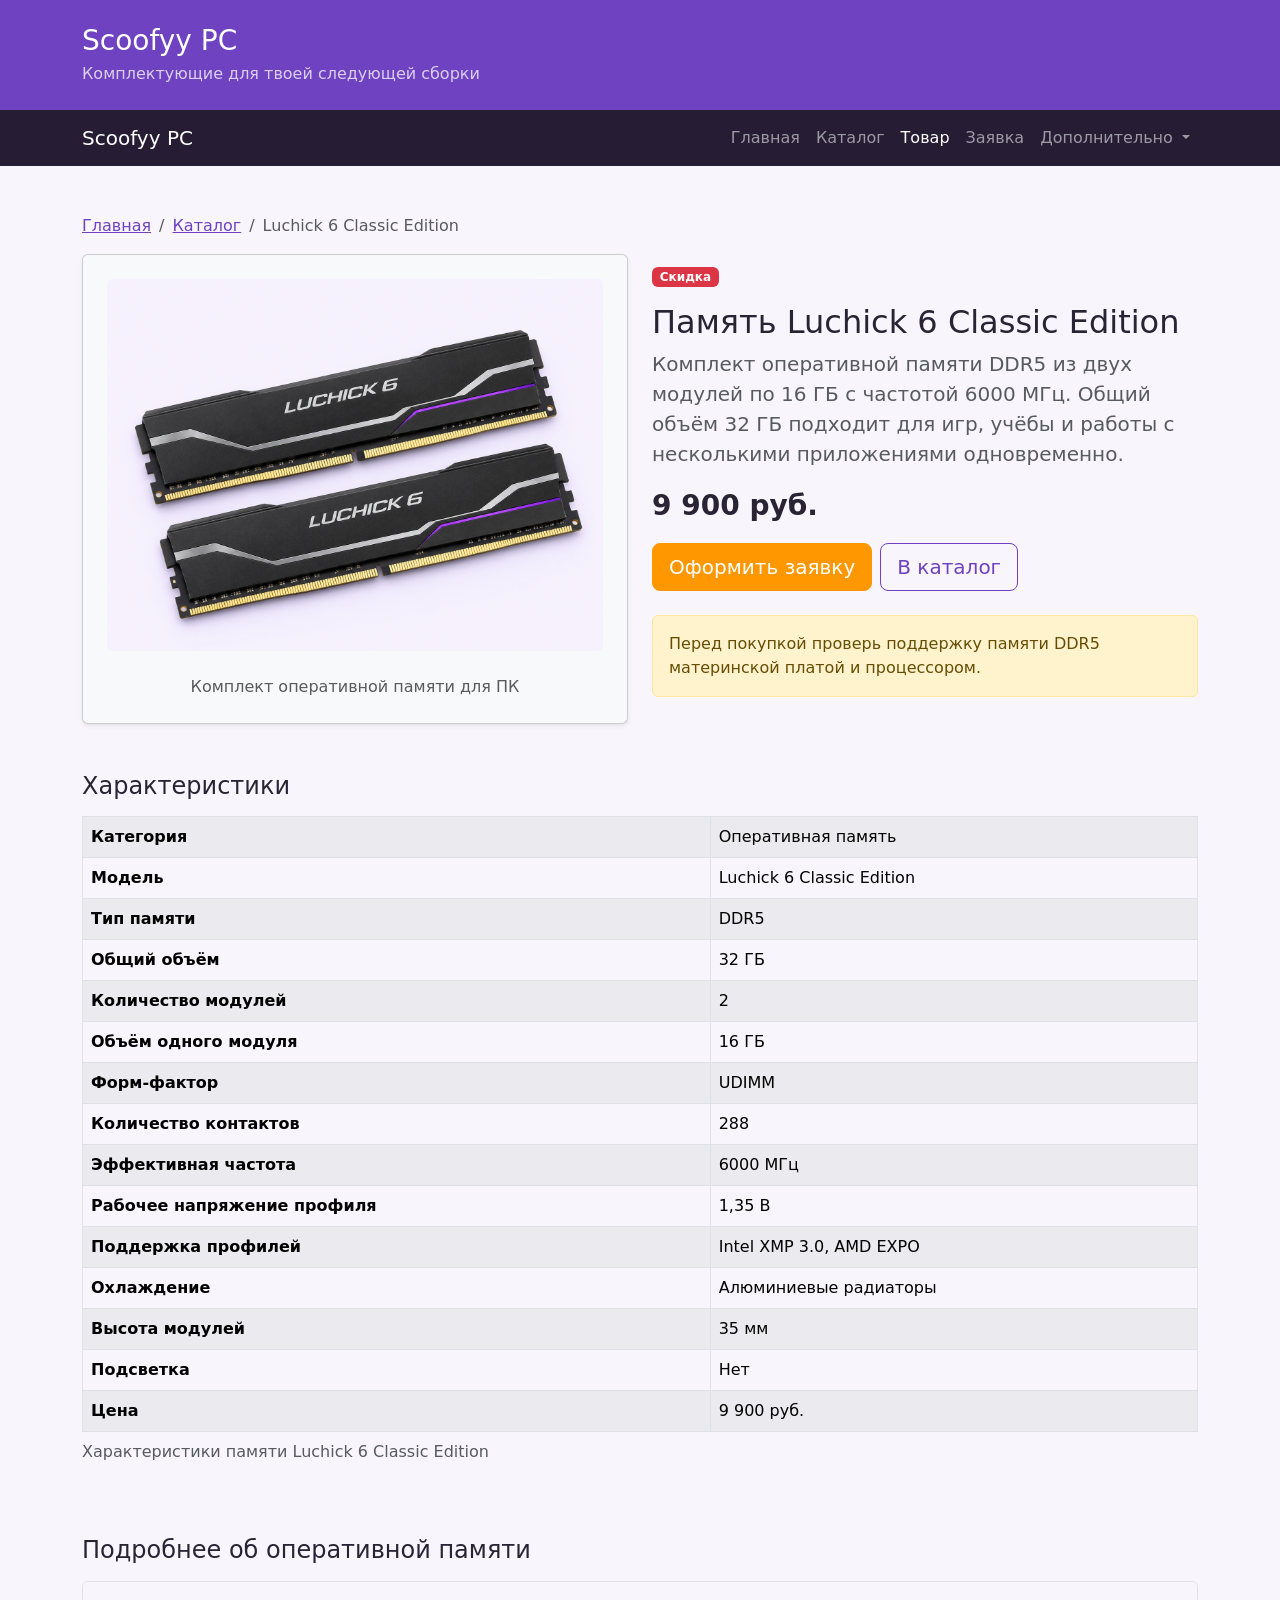
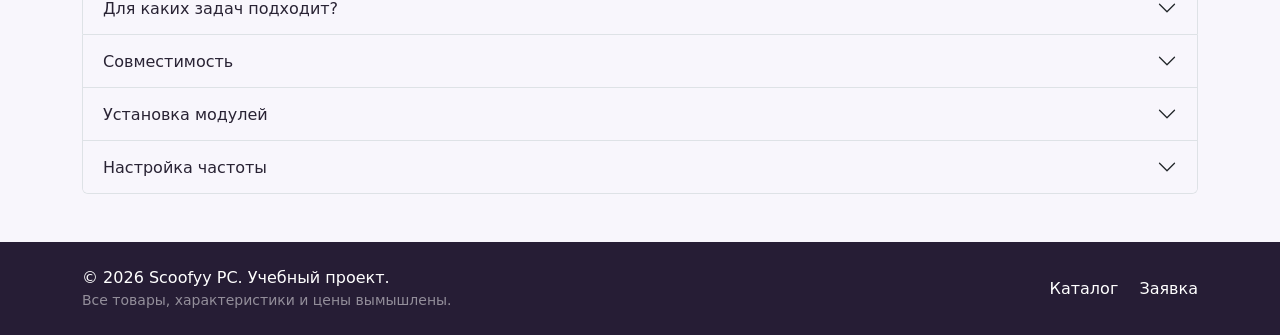
<file: product-luchick.html>
<!DOCTYPE html>
<html lang="ru">
<head>
    <meta charset="UTF-8">
    <meta name="viewport" content="width=device-width, initial-scale=1.0">

    <title>Память Luchick 6 Classic Edition — Scoofyy PC</title>

    <link href="https://cdn.jsdelivr.net/npm/bootstrap@5.3.8/dist/css/bootstrap.min.css" rel="stylesheet">
    <link rel="stylesheet" href="css/custom.css">
</head>

<body>
    <header class="bg-primary text-white py-4">
        <div class="container">
            <p class="h3 mb-1">Scoofyy PC</p>
            <p class="mb-0 opacity-75">
                Комплектующие для твоей следующей сборки
            </p>
        </div>
    </header>

    <nav
        class="navbar navbar-expand-lg navbar-dark bg-dark"
        aria-label="Основная навигация"
    >
        <div class="container">
            <a class="navbar-brand" href="index.html">Scoofyy PC</a>

            <button
                class="navbar-toggler"
                type="button"
                data-bs-toggle="collapse"
                data-bs-target="#mainNavbar"
                aria-controls="mainNavbar"
                aria-expanded="false"
                aria-label="Переключить навигацию"
            >
                <span class="navbar-toggler-icon"></span>
            </button>

            <div class="collapse navbar-collapse" id="mainNavbar">
                <ul class="navbar-nav ms-auto">
                    <li class="nav-item">
                        <a class="nav-link" href="index.html">
                            Главная
                        </a>
                    </li>

                    <li class="nav-item">
                        <a class="nav-link" href="catalog.html">
                            Каталог
                        </a>
                    </li>

                    <li class="nav-item">
                        <a
                            class="nav-link active"
                            aria-current="page"
                            data-last-product
                            href="product-luchick.html"
                        >
                            Товар
                        </a>
                    </li>

                    <li class="nav-item">
                        <a class="nav-link" href="order.html">
                            Заявка
                        </a>
                    </li>

                    <li class="nav-item dropdown">
                        <button
                            class="nav-link dropdown-toggle"
                            type="button"
                            data-bs-toggle="dropdown"
                            aria-expanded="false"
                        >
                            Дополнительно
                        </button>

                        <ul class="dropdown-menu">
                            <li>
                                <a class="dropdown-item" href="catalog.html">
                                    Все товары
                                </a>
                            </li>
                            <li>
                                <a class="dropdown-item" href="order.html">
                                    Оформить заявку
                                </a>
                            </li>
                            <li>
                                <a class="dropdown-item" href="index.html#popular">
                                    Популярные товары
                                </a>
                            </li>
                        </ul>
                    </li>
                </ul>
            </div>
        </div>
    </nav>

    <main class="container my-5">
        <nav aria-label="Хлебные крошки">
            <ol class="breadcrumb">
                <li class="breadcrumb-item">
                    <a href="index.html">Главная</a>
                </li>

                <li class="breadcrumb-item">
                    <a href="catalog.html">Каталог</a>
                </li>

                <li class="breadcrumb-item active" aria-current="page">
                    Luchick 6 Classic Edition
                </li>
            </ol>
        </nav>

        <div class="row g-4 align-items-center">
            <div class="col-12 col-lg-6">
                <div class="card shadow-sm">
                    <div
                        class="placeholder-image bg-light rounded p-4 d-flex flex-column align-items-center justify-content-center text-center"
                    >
                        <p class="display-6 fw-bold text-primary mb-2">
                            <img
                            class="product-image rounded mb-3"
                            src="images/luchick-6-ram.png" 
                            alt="Два модуля оперативной памяти Luchick 6 Classic Edition"
                            loading="lazy"
                            >
                        </p>

                        <p class="text-muted mb-0">
                            Комплект оперативной памяти для ПК
                        </p>
                    </div>
                </div>
            </div>

            <div class="col-12 col-lg-6">
                <span class="badge bg-danger text-white mb-3">
                    Скидка
                </span>

                <h1 class="h2">Память Luchick 6 Classic Edition</h1>

                <p class="lead text-muted">
                    Комплект оперативной памяти DDR5 из двух модулей
                    по 16 ГБ с частотой 6000 МГц. Общий объём 32 ГБ
                    подходит для игр, учёбы и работы с несколькими
                    приложениями одновременно.
                </p>

                <p class="fs-3 fw-bold">9 900 руб.</p>

                <div class="d-flex flex-wrap gap-2 mb-4">
                    <a class="btn btn-orange btn-lg" href="order.html">
                        Оформить заявку
                    </a>

                    <a class="btn btn-outline-primary btn-lg" href="catalog.html">В каталог</a>
                </div>

                <div class="alert alert-warning" role="alert">
                    Перед покупкой проверь поддержку памяти DDR5
                    материнской платой и процессором.
                </div>
            </div>
        </div>

        <section class="mt-5">
            <h2 class="h4 mb-3">Характеристики</h2>

            <div class="table-responsive">
                <table class="table table-striped table-bordered align-middle">
                    <caption>
                        Характеристики памяти Luchick 6 Classic Edition
                    </caption>

                    <tbody>
                        <tr>
                            <th scope="row">Категория</th>
                            <td>Оперативная память</td>
                        </tr>
                        <tr>
                            <th scope="row">Модель</th>
                            <td>Luchick 6 Classic Edition</td>
                        </tr>

                        <tr>
                            <th scope="row">Тип памяти</th>
                            <td>DDR5</td>
                        </tr>

                        <tr>
                            <th scope="row">Общий объём</th>
                            <td>32 ГБ</td>
                        </tr>

                        <tr>
                            <th scope="row">Количество модулей</th>
                            <td>2</td>
                        </tr>

                        <tr>
                            <th scope="row">Объём одного модуля</th>
                            <td>16 ГБ</td>
                        </tr>

                        <tr>
                            <th scope="row">Форм-фактор</th>
                            <td>UDIMM</td>
                        </tr>

                        <tr>
                            <th scope="row">Количество контактов</th>
                            <td>288</td>
                        </tr>

                        <tr>
                            <th scope="row">Эффективная частота</th>
                            <td>6000 МГц</td>
                        </tr>
                        <tr>
                            <th scope="row">Рабочее напряжение профиля</th>
                            <td>1,35 В</td>
                        </tr>
                        <tr>
                            <th scope="row">Поддержка профилей</th>
                            <td>Intel XMP 3.0, AMD EXPO</td>
                        </tr>
                        <tr>
                            <th scope="row">Охлаждение</th>
                            <td>Алюминиевые радиаторы</td>
                        </tr>
                        <tr>
                            <th scope="row">Высота модулей</th>
                            <td>35 мм</td>
                        </tr>
                        <tr>
                            <th scope="row">Подсветка</th>
                            <td>Нет</td>
                        </tr>
                        <tr>
                            <th scope="row">Цена</th>
                            <td>9 900 руб.</td>
                        </tr>
                    </tbody>
                </table>
            </div>
        </section>

        <section class="mt-5">
            <h2 class="h4 mb-3">Подробнее об оперативной памяти</h2>

            <div class="accordion" id="memoryAccordion">
                <div class="accordion-item">
                    <h3 class="accordion-header">
                        <button
                            class="accordion-button collapsed"
                            type="button"
                            data-bs-toggle="collapse"
                            data-bs-target="#memoryTasks"
                            aria-expanded="false"
                            aria-controls="memoryTasks"
                        >
                            Для каких задач подходит?
                        </button>
                    </h3>

                    <div
                        class="accordion-collapse collapse"
                        id="memoryTasks"
                        data-bs-parent="#memoryAccordion"
                    >
                        <div class="accordion-body">
                            Luchick 6 Classic Edition предназначена
                            для игровых и рабочих компьютеров.
                            Объём 32 ГБ позволяет работать с несколькими
                            приложениями, открывать множество вкладок
                            браузера и обрабатывать объёмные проекты.
                        </div>
                    </div>
                </div>

                <div class="accordion-item">
                    <h3 class="accordion-header">
                        <button
                            class="accordion-button collapsed"
                            type="button"
                            data-bs-toggle="collapse"
                            data-bs-target="#memoryCompatibility"
                            aria-expanded="false"
                            aria-controls="memoryCompatibility"
                        >
                            Совместимость
                        </button>
                    </h3>

                    <div
                        class="accordion-collapse collapse"
                        id="memoryCompatibility"
                        data-bs-parent="#memoryAccordion"
                    >
                        <div class="accordion-body">
                            Комплект устанавливается в слоты DDR5
                            настольной материнской платы. Перед сборкой
                            проверь поддерживаемый объём памяти,
                            частоты и совместимость с процессором.
                            Модули DDR5 не подходят для слотов DDR4.
                        </div>
                    </div>
                </div>

                <div class="accordion-item">
                    <h3 class="accordion-header">
                        <button
                            class="accordion-button collapsed"
                            type="button"
                            data-bs-toggle="collapse"
                            data-bs-target="#memoryInstallation"
                            aria-expanded="false"
                            aria-controls="memoryInstallation"
                        >
                            Установка модулей
                        </button>
                    </h3>

                    <div
                        class="accordion-collapse collapse"
                        id="memoryInstallation"
                        data-bs-parent="#memoryAccordion"
                    >
                        <div class="accordion-body">
                            Перед установкой выключи компьютер
                            и отключи его от электросети.
                            Используй рекомендованные производителем
                            материнской платы слоты для двух модулей.
                            Совмести вырез на модуле с выступом в слоте
                            и убедись, что защёлки зафиксировались.
                        </div>
                    </div>
                </div>

                <div class="accordion-item">
                    <h3 class="accordion-header">
                        <button
                            class="accordion-button collapsed"
                            type="button"
                            data-bs-toggle="collapse"
                            data-bs-target="#memoryProfiles"
                            aria-expanded="false"
                            aria-controls="memoryProfiles"
                        >
                            Настройка частоты
                        </button>
                    </h3>

                    <div
                        class="accordion-collapse collapse"
                        id="memoryProfiles"
                        data-bs-parent="#memoryAccordion"
                    >
                        <div class="accordion-body">
                            Для работы на заявленной частоте может
                            потребоваться включить профиль XMP
                            или EXPO в BIOS материнской платы.
                            Доступная частота зависит от возможностей
                            процессора, платы и установленной
                            конфигурации памяти.
                        </div>
                    </div>
                </div>
            </div>
        </section>
    </main>

    <footer class="bg-dark text-white py-4 mt-5">
        <div class="container">
            <div class="row align-items-center g-3">
                <div class="col-12 col-md-8">
                    <p class="mb-0">
                        &copy; 2026 Scoofyy PC. Учебный проект.
                    </p>
                    <p class="small mb-0 text-white-50">
                        Все товары, характеристики и цены вымышлены.
                    </p>
                </div>

                <div class="col-12 col-md-4 text-md-end">
                    <a class="text-white text-decoration-none me-3" href="catalog.html">Каталог</a>

                    <a class="text-white text-decoration-none" href="order.html">Заявка</a>
                </div>
            </div>
        </div>
    </footer>

    <script src="https://cdn.jsdelivr.net/npm/bootstrap@5.3.8/dist/js/bootstrap.bundle.min.js"></script>
    <script src="js/last-product.js"></script>
</body>
</html>
</file>
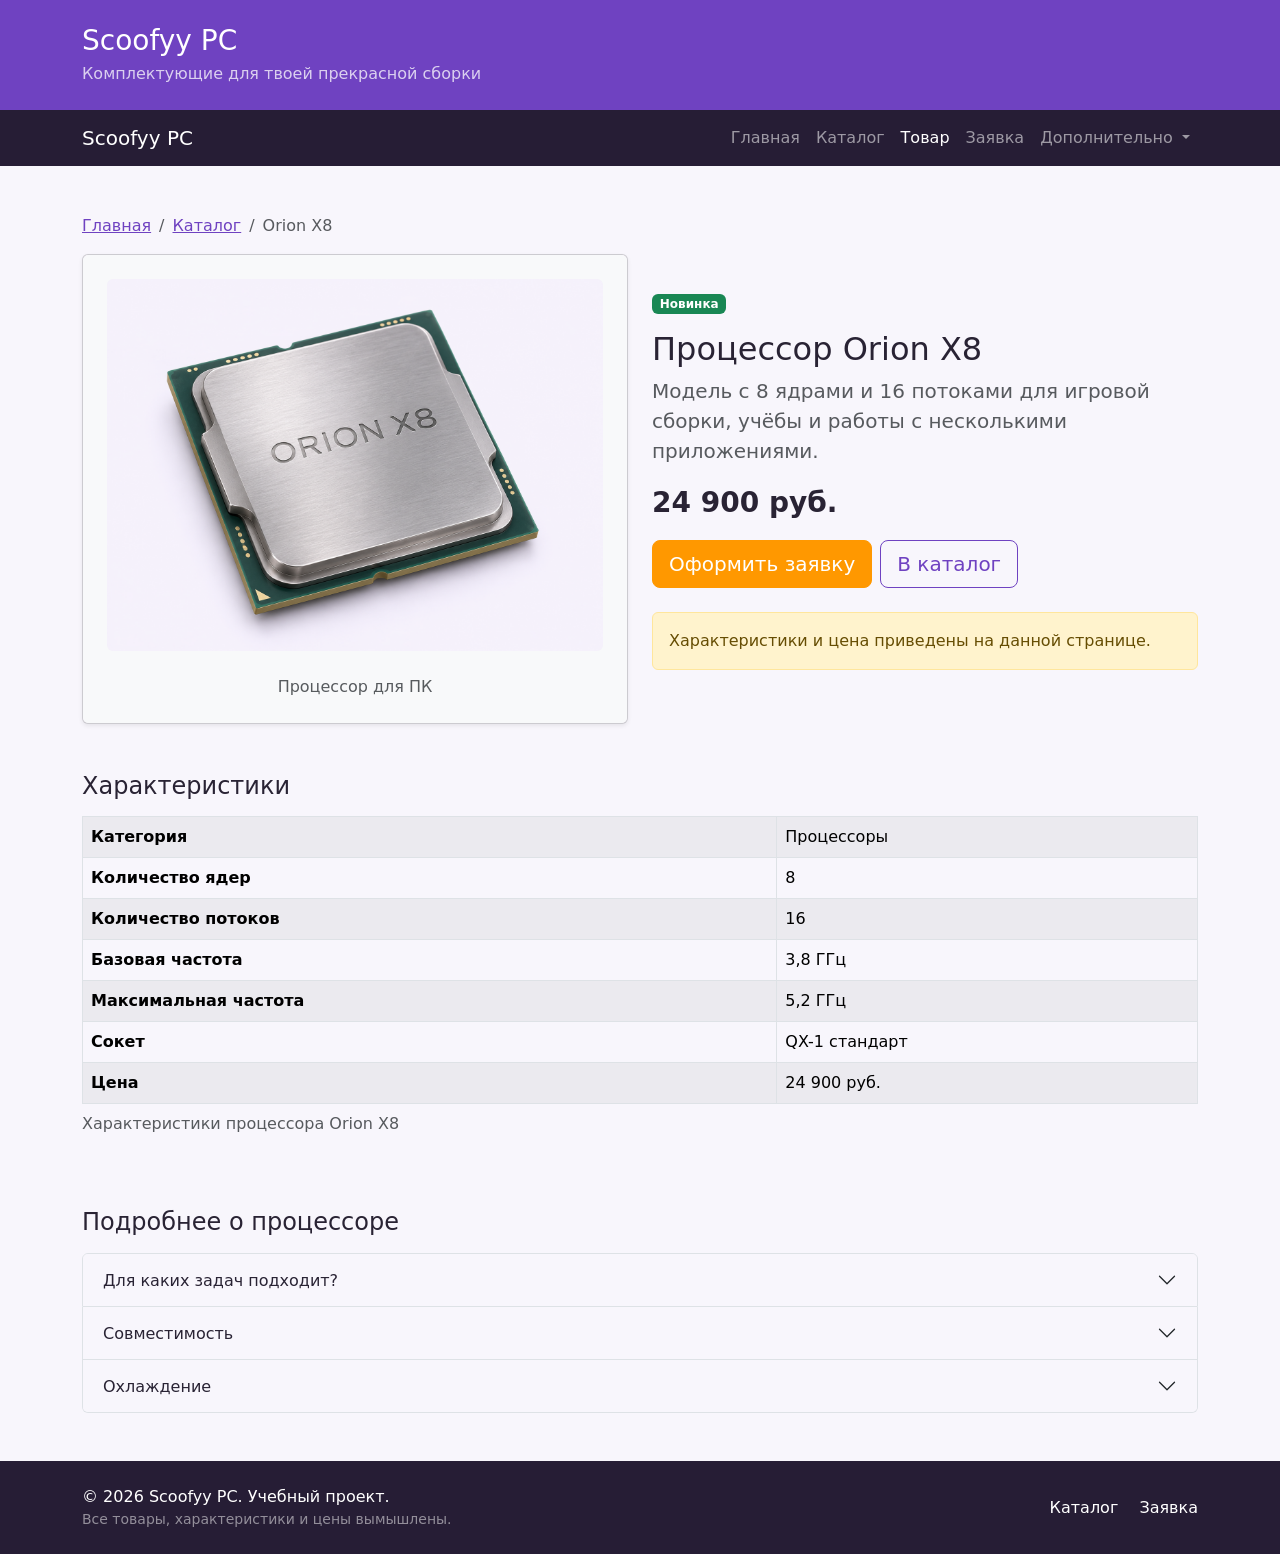
<file: product.html>
<!DOCTYPE html>
<html lang="ru">
<head>
    <meta charset="UTF-8">
    <meta name="viewport" content="width=device-width, initial-scale=1.0">

    <title>Процессор Orion X8 — Scoofyy PC</title>

    <link href="https://cdn.jsdelivr.net/npm/bootstrap@5.3.8/dist/css/bootstrap.min.css" rel="stylesheet">
    <link rel="stylesheet" href="css/custom.css">
</head>

<body>
    <header class="bg-primary text-white py-4">
        <div class="container">
            <p class="h3 mb-1">Scoofyy PC</p>
            <p class="mb-0 opacity-75">
                Комплектующие для твоей прекрасной сборки
            </p>
        </div>
    </header>

    <nav
        class="navbar navbar-expand-lg navbar-dark bg-dark"
        aria-label="Основная навигация"
    >
        <div class="container">
            <a class="navbar-brand" href="index.html">Scoofyy PC</a>

            <button
                class="navbar-toggler"
                type="button"
                data-bs-toggle="collapse"
                data-bs-target="#mainNavbar"
                aria-controls="mainNavbar"
                aria-expanded="false"
                aria-label="Переключить навигацию"
            >
                <span class="navbar-toggler-icon"></span>
            </button>

            <div class="collapse navbar-collapse" id="mainNavbar">
                <ul class="navbar-nav ms-auto">
                    <li class="nav-item">
                        <a class="nav-link" href="index.html">
                            Главная
                        </a>
                    </li>

                    <li class="nav-item">
                        <a class="nav-link" href="catalog.html">
                            Каталог
                        </a>
                    </li>

                    <li class="nav-item">
                        <a
                            class="nav-link active"
                            aria-current="page"
                            data-last-product
                            href="product.html"
                        >
                            Товар
                        </a>
                    </li>

                    <li class="nav-item">
                        <a class="nav-link" href="order.html">
                            Заявка
                        </a>
                    </li>

                    <li class="nav-item dropdown">
                        <button
                            class="nav-link dropdown-toggle"
                            type="button"
                            data-bs-toggle="dropdown"
                            aria-expanded="false"
                        >
                            Дополнительно
                        </button>

                        <ul class="dropdown-menu">
                            <li>
                                <a class="dropdown-item" href="catalog.html">
                                    Все товары
                                </a>
                            </li>
                            <li>
                                <a class="dropdown-item" href="order.html">
                                    Оформить заявку
                                </a>
                            </li>
                            <li>
                                <a class="dropdown-item" href="index.html#popular">
                                    Популярные товары
                                </a>
                            </li>
                        </ul>
                    </li>
                </ul>
            </div>
        </div>
    </nav>

    <main class="container my-5">
        <nav aria-label="Хлебные крошки">
            <ol class="breadcrumb">
                <li class="breadcrumb-item">
                    <a href="index.html">Главная</a>
                </li>

                <li class="breadcrumb-item">
                    <a href="catalog.html">Каталог</a>
                </li>

                <li class="breadcrumb-item active" aria-current="page">
                    Orion X8
                </li>
            </ol>
        </nav>

        <div class="row g-4 align-items-center">
            <div class="col-12 col-lg-6">
                <div class="card shadow-sm">
                    <div
                        class="placeholder-image bg-light rounded p-4 d-flex flex-column align-items-center justify-content-center text-center"
                    >
                        <p class="display-6 fw-bold text-primary mb-2">
                            <img
                            class="product-image rounded mb-3"
                            src="images/orion-x8-processor.png" 
                            alt="Процессор Orion X8"
                            loading="lazy"
                            >
                        </p>

                        <p class="text-muted mb-0">
                            Процессор для ПК
                        </p>
                    </div>
                </div>
            </div>

            <div class="col-12 col-lg-6">
                <span class="badge bg-success mb-3">Новинка</span>

                <h1 class="h2">Процессор Orion X8</h1>

                <p class="lead text-muted">
                    Модель с 8 ядрами и 16 потоками для игровой сборки,
                    учёбы и работы с несколькими приложениями.
                </p>

                <p class="fs-3 fw-bold">24 900 руб.</p>

                <div class="d-flex flex-wrap gap-2 mb-4">
                    <a class="btn btn-orange btn-lg" href="order.html">
                        Оформить заявку
                    </a>

                    <a class="btn btn-outline-primary btn-lg" href="catalog.html">
                        В каталог
                    </a>
                </div>

                <div class="alert alert-warning" role="alert">
                    Характеристики и цена приведены на данной странице.
                </div>
            </div>
        </div>

        <section class="mt-5">
            <h2 class="h4 mb-3">Характеристики</h2>

            <div class="table-responsive">
                <table class="table table-striped table-bordered align-middle">
                    <caption>Характеристики процессора Orion X8</caption>

                    <tbody>
                        <tr>
                            <th scope="row">Категория</th>
                            <td>Процессоры</td>
                        </tr>
                        <tr>
                            <th scope="row">Количество ядер</th>
                            <td>8</td>
                        </tr>
                        <tr>
                            <th scope="row">Количество потоков</th>
                            <td>16</td>
                        </tr>
                        <tr>
                            <th scope="row">Базовая частота</th>
                            <td>3,8 ГГц</td>
                        </tr>
                        <tr>
                            <th scope="row">Максимальная частота</th>
                            <td>5,2 ГГц</td>
                        </tr>
                        <tr>
                            <th scope="row">Сокет</th>
                            <td>QX-1 стандарт</td>
                        </tr>
                        <tr>
                            <th scope="row">Цена</th>
                            <td>24 900 руб.</td>
                        </tr>
                    </tbody>
                </table>
            </div>
        </section>

        <section class="mt-5">
            <h2 class="h4 mb-3">Подробнее о процессоре</h2>

            <div class="accordion" id="productAccordion">
                <div class="accordion-item">
                    <h3 class="accordion-header">
                        <button
                            class="accordion-button collapsed"
                            type="button"
                            data-bs-toggle="collapse"
                            data-bs-target="#productTasks"
                            aria-expanded="false"
                            aria-controls="productTasks"
                        >
                            Для каких задач подходит?
                        </button>
                    </h3>

                    <div
                        class="accordion-collapse collapse"
                        id="productTasks"
                        data-bs-parent="#productAccordion"
                    >
                        <div class="accordion-body">
                            Orion X8 подходит для игровой или рабочей сборки.
                            Восемь ядер и шестнадцать потоков обеспечивают
                            работу с играми, программами для разработки
                            и несколькими приложениями одновременно.
                        </div>
                    </div>
                </div>

                <div class="accordion-item">
                    <h3 class="accordion-header">
                        <button
                            class="accordion-button collapsed"
                            type="button"
                            data-bs-toggle="collapse"
                            data-bs-target="#productCompatibility"
                            aria-expanded="false"
                            aria-controls="productCompatibility"
                        >
                            Совместимость
                        </button>
                    </h3>

                    <div
                        class="accordion-collapse collapse"
                        id="productCompatibility"
                        data-bs-parent="#productAccordion"
                    >
                        <div class="accordion-body">
                            Процессор устанавливается в сокет QX-1.
                            Перед сборкой проверь поддержку процессора
                            материнской платой, совместимость оперативной
                            памяти и наличие необходимых разъёмов.
                        </div>
                    </div>
                </div>

                <div class="accordion-item">
                    <h3 class="accordion-header">
                        <button
                            class="accordion-button collapsed"
                            type="button"
                            data-bs-toggle="collapse"
                            data-bs-target="#productCooling"
                            aria-expanded="false"
                            aria-controls="productCooling"
                        >
                            Охлаждение
                        </button>
                    </h3>

                    <div
                        class="accordion-collapse collapse"
                        id="productCooling"
                        data-bs-parent="#productAccordion"
                    >
                        <div class="accordion-body">
                            Для процессора потребуется отдельный кулер
                            с креплением QX-1. При выборе охлаждения учитывай
                            размеры корпуса и допустимую высоту кулера.
                            Корпусные вентиляторы помогут организовать
                            приток холодного и отвод нагретого воздуха.
                        </div>
                    </div>
                </div>
            </div>
        </section>
    </main>

    <footer class="bg-dark text-white py-4 mt-5">
        <div class="container">
            <div class="row align-items-center g-3">
                <div class="col-12 col-md-8">
                    <p class="mb-0">
                        &copy; 2026 Scoofyy PC. Учебный проект.
                    </p>
                    <p class="small mb-0 text-white-50">
                        Все товары, характеристики и цены вымышлены.
                    </p>
                </div>

                <div class="col-12 col-md-4 text-md-end">
                    <a
                        class="text-white text-decoration-none me-3"
                        href="catalog.html"
                    >
                        Каталог
                    </a>
                    <a
                        class="text-white text-decoration-none"
                        href="order.html"
                    >
                        Заявка
                    </a>
                </div>
            </div>
        </div>
    </footer>

    <script src="https://cdn.jsdelivr.net/npm/bootstrap@5.3.8/dist/js/bootstrap.bundle.min.js"></script>
    <script src="js/last-product.js"></script>
</body>
</html>
</file>
<file: css/custom.css>
/* Основные цвета Bootstrap */
:root {
    --bs-primary: #6f42c1;
    --bs-primary-rgb: 111, 66, 193;

    --bs-link-color: #6f42c1;
    --bs-link-color-rgb: 111, 66, 193;

    --bs-link-hover-color: #59359a;
    --bs-link-hover-color-rgb: 89, 53, 154;

    --bs-body-color: #292334;
    --bs-body-bg: #f8f6fc;

    --bs-dark-rgb: 38, 29, 53;
}

/* Общие настройки страницы */
body {
    min-height: 100vh;
}

/* Промоблок рядом с главным заголовком */
.placeholder-box {
    min-height: 240px;
}

/* Основные кнопки */
.btn-primary {
    --bs-btn-color: #ffffff;
    --bs-btn-bg: #6f42c1;
    --bs-btn-border-color: #6f42c1;

    --bs-btn-hover-color: #ffffff;
    --bs-btn-hover-bg: #59359a;
    --bs-btn-hover-border-color: #59359a;

    --bs-btn-focus-shadow-rgb: 111, 66, 193;

    --bs-btn-active-color: #ffffff;
    --bs-btn-active-bg: #4b2d82;
    --bs-btn-active-border-color: #4b2d82;

    --bs-btn-disabled-color: #ffffff;
    --bs-btn-disabled-bg: #6f42c1;
    --bs-btn-disabled-border-color: #6f42c1;
}

/* Кнопки с контуром */
.btn-outline-primary {
    --bs-btn-color: #6f42c1;
    --bs-btn-border-color: #6f42c1;

    --bs-btn-hover-color: #ffffff;
    --bs-btn-hover-bg: #6f42c1;
    --bs-btn-hover-border-color: #6f42c1;

    --bs-btn-focus-shadow-rgb: 111, 66, 193;

    --bs-btn-active-color: #ffffff;
    --bs-btn-active-bg: #59359a;
    --bs-btn-active-border-color: #59359a;

    --bs-btn-disabled-color: #6f42c1;
    --bs-btn-disabled-border-color: #6f42c1;
}

/* Добавление розовой кнопки */
.btn-pink {
    --bs-btn-color: #ffffff;
    --bs-btn-bg: #b83280;
    --bs-btn-border-color: #b83280;

    --bs-btn-hover-color: #ffffff;
    --bs-btn-hover-bg: #972969;
    --bs-btn-hover-border-color: #972969;

    --bs-btn-active-color: #ffffff;
    --bs-btn-active-bg: #7b2256;
    --bs-btn-active-border-color: #7b2256;

    --bs-btn-focus-shadow-rgb: 184, 50, 128;

    --bs-btn-disabled-color: #ffffff;
    --bs-btn-disabled-bg: #b83280;
    --bs-btn-disabled-border-color: #b83280;
}

/* Добавление оранжевой кнопки */
.btn-orange {
    --bs-btn-color: #ffffff;
    --bs-btn-bg: #ff9800;
    --bs-btn-border-color: #ff9800;

    --bs-btn-hover-color: #ffffff;
    --bs-btn-hover-bg: #ed8900;
    --bs-btn-hover-border-color: #ed8900;

    --bs-btn-active-color: #ffffff;
    --bs-btn-active-bg: #db7e00;
    --bs-btn-active-border-color: #db7e00;

    --bs-btn-focus-shadow-rgb: 255, 152, 0;

    --bs-btn-disabled-color: #ffffff;
    --bs-btn-disabled-bg: #ff9800;
    --bs-btn-disabled-border-color: #ff9800;
}

/* Изображения в каталоге и на главной */
.product-image,
.card-img-top.product-image {
    display: block;
    width: 100%;
    height: auto;
    object-fit: contain;
}

/* Изображения на страницах товаров */
.product-detail-image {
    display: block;
    width: 100%;
    height: auto;
    object-fit: contain;
}
</file>
